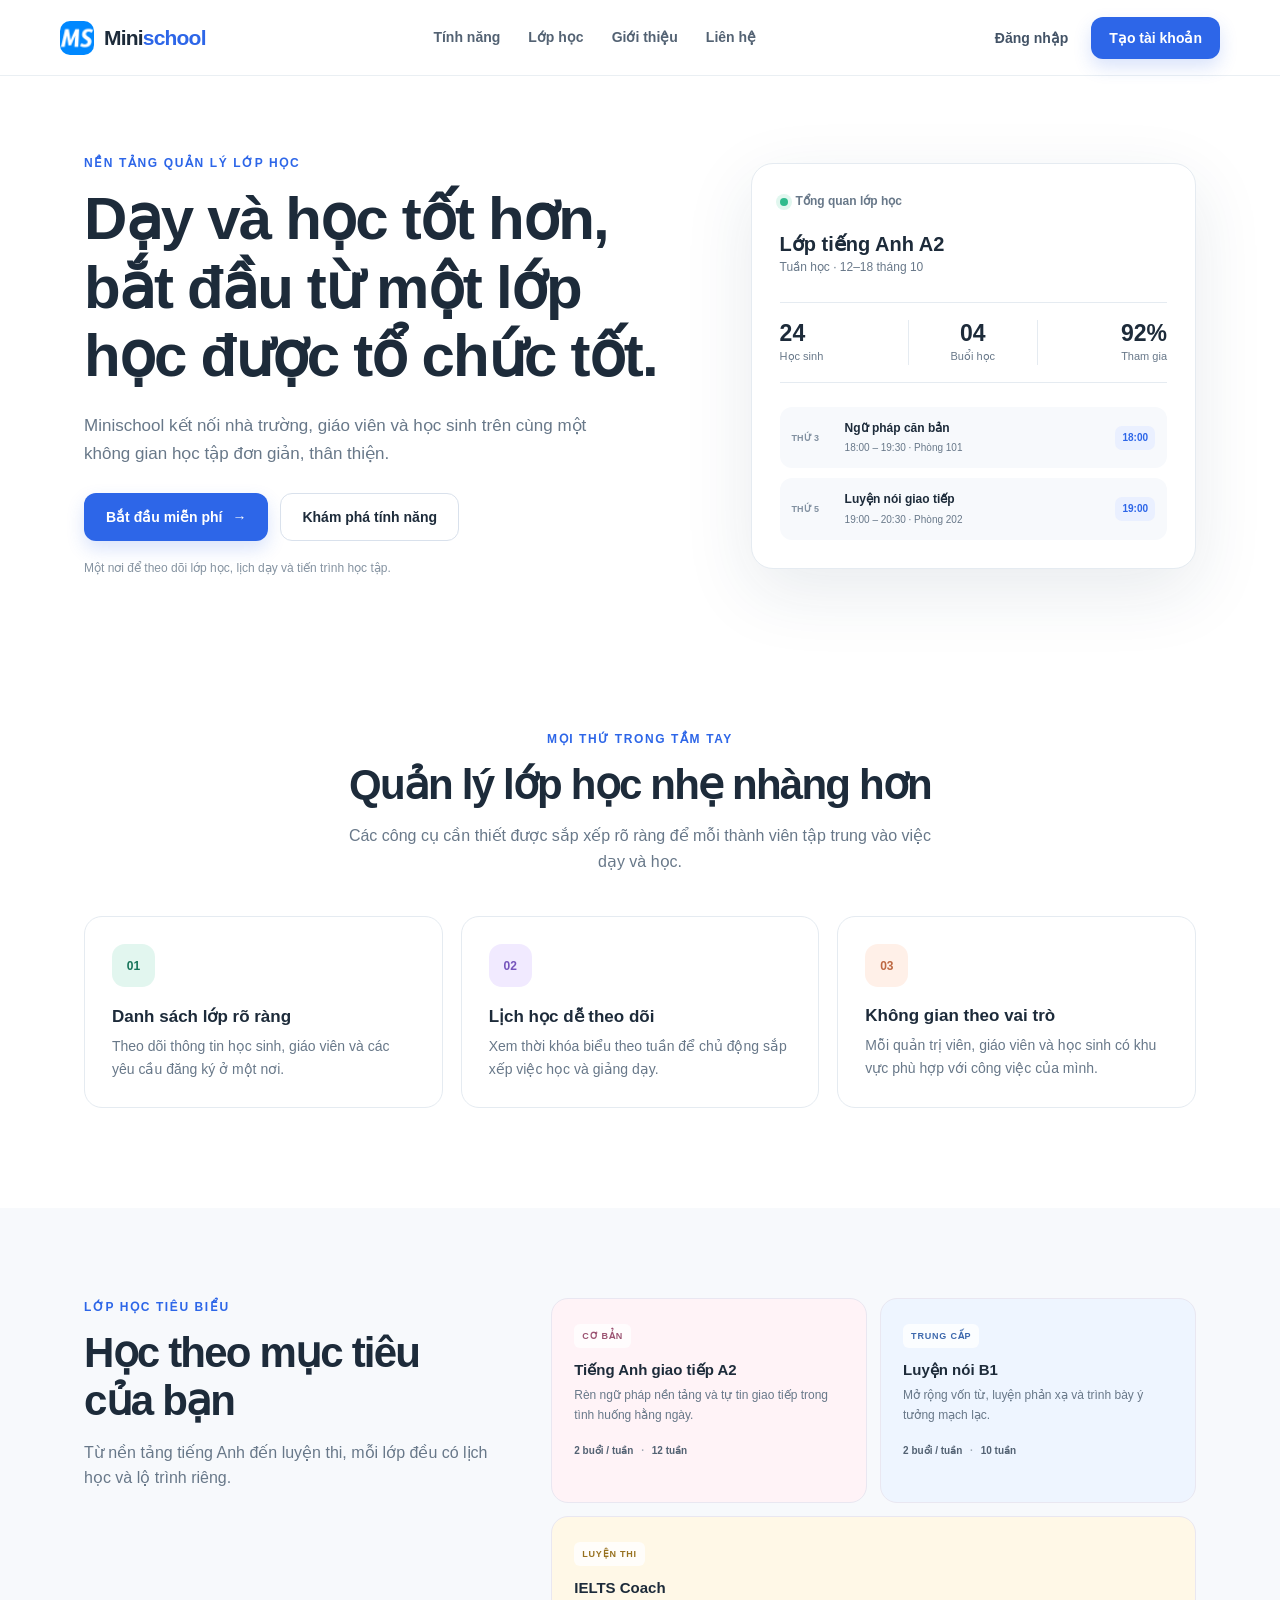
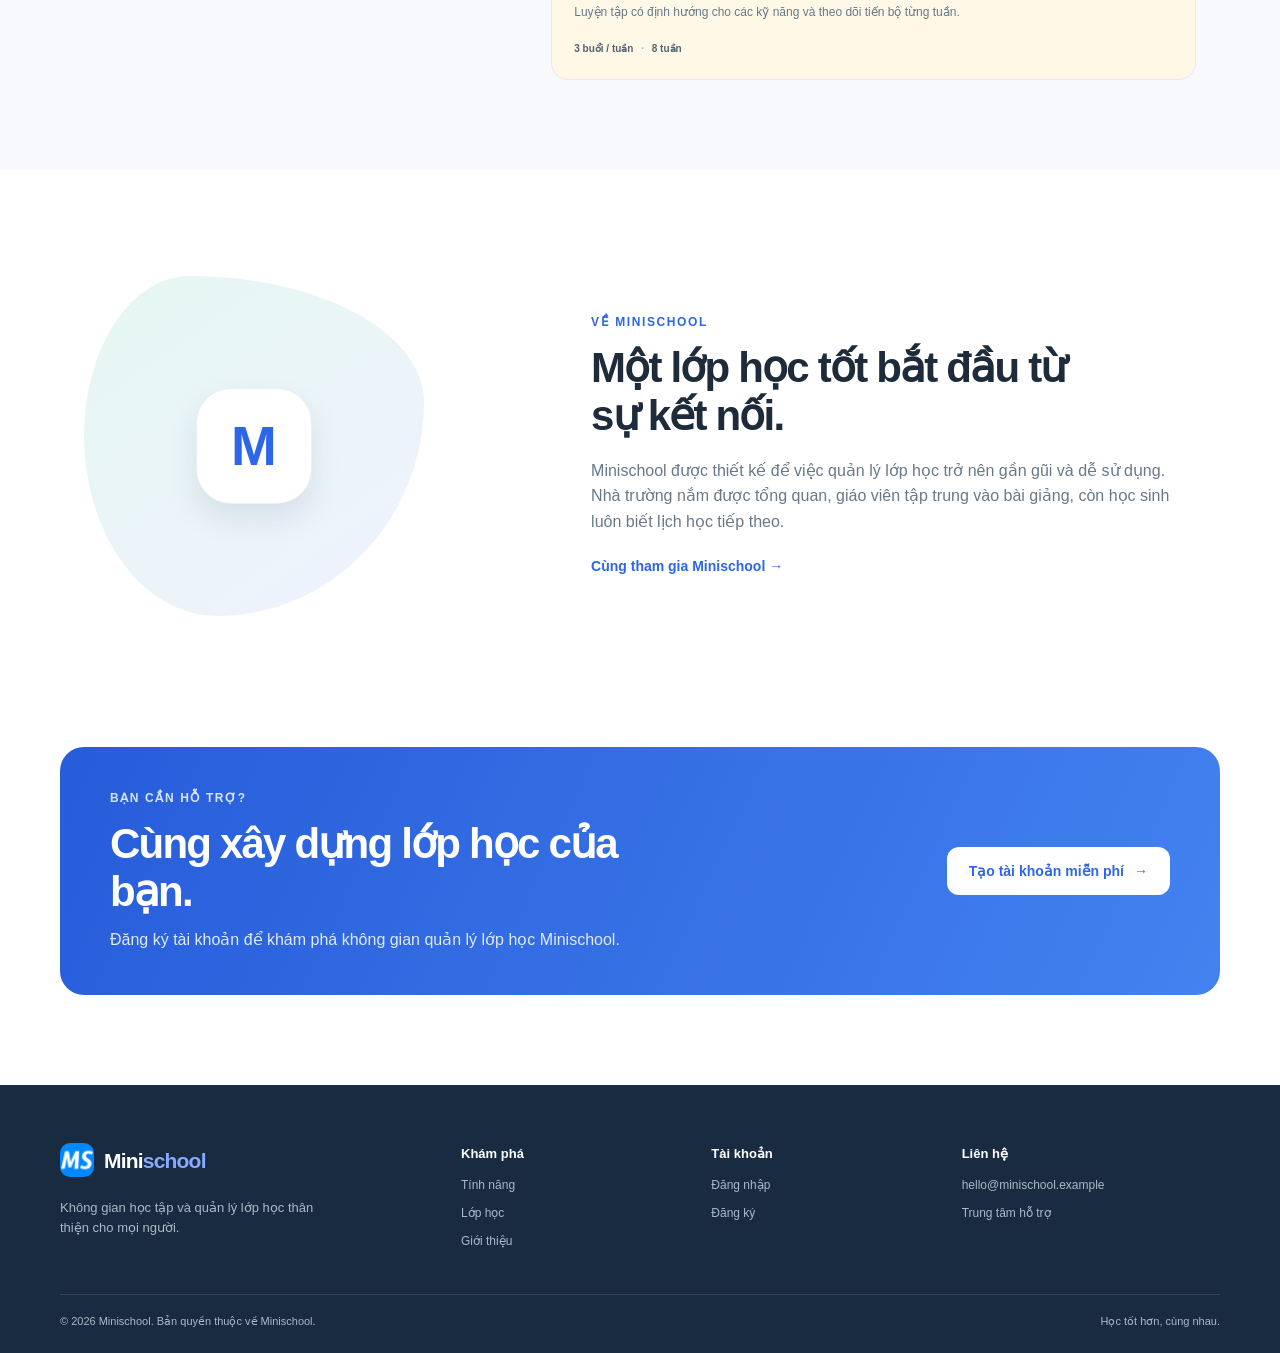
<file: index.html>
<!DOCTYPE html>
<html lang="vi">
<head>
  <meta charset="UTF-8">
  <meta name="viewport" content="width=device-width, initial-scale=1.0">
  <meta name="description" content="Minischool giúp nhà trường quản lý lớp học, lịch học, giáo viên và học sinh dễ dàng hơn.">
  <title>Minischool | Quản lý lớp học dễ dàng</title>
  <link rel="icon" href="image/Favicon/favicon-32x32.png" type="image/png">
  <link rel="stylesheet" href="style.css">
</head>
<body>
  <header class="site-header">
    <a class="brand" href="index.html" aria-label="Minischool, về trang chủ">
      <img src="image/Favicon/favicon-32x32.png" alt="" width="32" height="32">
      <span>Mini<span class="brand__accent">school</span></span>
    </a>
    <nav class="site-nav" aria-label="Điều hướng chính">
      <a href="#tinh-nang">Tính năng</a>
      <a href="#khoa-hoc">Lớp học</a>
      <a href="#gioi-thieu">Giới thiệu</a>
      <a href="#lien-he">Liên hệ</a>
    </nav>
    <div class="header-actions">
      <a class="button button--text" href="login-register/login.html">Đăng nhập</a>
      <a class="button button--primary button--small" href="login-register/register.html">Tạo tài khoản</a>
    </div>
  </header>

  <main>
    <section class="hero" id="trang-chu" aria-labelledby="hero-title">
      <div class="hero__content">
        <p class="eyebrow">Nền tảng quản lý lớp học</p>
        <h1 id="hero-title">Dạy và học tốt hơn, bắt đầu từ một lớp học được tổ chức tốt.</h1>
        <p class="hero__summary">Minischool kết nối nhà trường, giáo viên và học sinh trên cùng một không gian học tập đơn giản, thân thiện.</p>
        <div class="hero__actions">
          <a class="button button--primary" href="login-register/register.html">Bắt đầu miễn phí <span aria-hidden="true">→</span></a>
          <a class="button button--outline" href="#tinh-nang">Khám phá tính năng</a>
        </div>
        <p class="hero__note">Một nơi để theo dõi lớp học, lịch dạy và tiến trình học tập.</p>
      </div>
      <aside class="hero-card" aria-label="Tổng quan lớp học mẫu">
        <div class="hero-card__topline"><span class="status-dot"></span> Tổng quan lớp học</div>
        <h2>Lớp tiếng Anh A2</h2>
        <p class="muted">Tuần học · 12–18 tháng 10</p>
        <div class="hero-card__stats">
          <div><strong>24</strong><span>Học sinh</span></div>
          <div><strong>04</strong><span>Buổi học</span></div>
          <div><strong>92%</strong><span>Tham gia</span></div>
        </div>
        <div class="schedule-preview">
          <div><span class="schedule-preview__day">THỨ 3</span><span><strong>Ngữ pháp căn bản</strong><small>18:00 – 19:30 · Phòng 101</small></span><span class="schedule-preview__badge">18:00</span></div>
          <div><span class="schedule-preview__day">THỨ 5</span><span><strong>Luyện nói giao tiếp</strong><small>19:00 – 20:30 · Phòng 202</small></span><span class="schedule-preview__badge">19:00</span></div>
        </div>
      </aside>
    </section>

    <section class="feature-section section-wrap" id="tinh-nang" aria-labelledby="feature-title">
      <div class="section-heading">
        <p class="eyebrow">Mọi thứ trong tầm tay</p>
        <h2 id="feature-title">Quản lý lớp học nhẹ nhàng hơn</h2>
        <p>Các công cụ cần thiết được sắp xếp rõ ràng để mỗi thành viên tập trung vào việc dạy và học.</p>
      </div>
      <div class="feature-grid">
        <article class="feature-card"><span class="feature-icon" aria-hidden="true">01</span><h3>Danh sách lớp rõ ràng</h3><p>Theo dõi thông tin học sinh, giáo viên và các yêu cầu đăng ký ở một nơi.</p></article>
        <article class="feature-card"><span class="feature-icon feature-icon--lavender" aria-hidden="true">02</span><h3>Lịch học dễ theo dõi</h3><p>Xem thời khóa biểu theo tuần để chủ động sắp xếp việc học và giảng dạy.</p></article>
        <article class="feature-card"><span class="feature-icon feature-icon--peach" aria-hidden="true">03</span><h3>Không gian theo vai trò</h3><p>Mỗi quản trị viên, giáo viên và học sinh có khu vực phù hợp với công việc của mình.</p></article>
      </div>
    </section>

    <section class="course-section" id="khoa-hoc" aria-labelledby="course-title">
      <div class="section-wrap course-section__inner">
        <div class="section-heading section-heading--left">
          <p class="eyebrow">Lớp học tiêu biểu</p>
          <h2 id="course-title">Học theo mục tiêu của bạn</h2>
          <p>Từ nền tảng tiếng Anh đến luyện thi, mỗi lớp đều có lịch học và lộ trình riêng.</p>
        </div>
        <div class="course-grid">
          <article class="course-card"><span class="course-card__tag">CƠ BẢN</span><h3>Tiếng Anh giao tiếp A2</h3><p>Rèn ngữ pháp nền tảng và tự tin giao tiếp trong tình huống hằng ngày.</p><span class="course-card__meta">2 buổi / tuần <span>·</span> 12 tuần</span></article>
          <article class="course-card course-card--blue"><span class="course-card__tag">TRUNG CẤP</span><h3>Luyện nói B1</h3><p>Mở rộng vốn từ, luyện phản xạ và trình bày ý tưởng mạch lạc.</p><span class="course-card__meta">2 buổi / tuần <span>·</span> 10 tuần</span></article>
          <article class="course-card course-card--yellow"><span class="course-card__tag">LUYỆN THI</span><h3>IELTS Coach</h3><p>Luyện tập có định hướng cho các kỹ năng và theo dõi tiến bộ từng tuần.</p><span class="course-card__meta">3 buổi / tuần <span>·</span> 8 tuần</span></article>
        </div>
      </div>
    </section>

    <section class="about-section section-wrap" id="gioi-thieu" aria-labelledby="about-title">
      <div class="about-mark" aria-hidden="true"><span>M</span></div>
      <div><p class="eyebrow">Về Minischool</p><h2 id="about-title">Một lớp học tốt bắt đầu từ sự kết nối.</h2><p>Minischool được thiết kế để việc quản lý lớp học trở nên gần gũi và dễ sử dụng. Nhà trường nắm được tổng quan, giáo viên tập trung vào bài giảng, còn học sinh luôn biết lịch học tiếp theo.</p><a class="text-link" href="login-register/register.html">Cùng tham gia Minischool <span aria-hidden="true">→</span></a></div>
    </section>

    <section class="contact-section" id="lien-he" aria-labelledby="contact-title">
      <div class="section-wrap contact-card">
        <div><p class="eyebrow">Bạn cần hỗ trợ?</p><h2 id="contact-title">Cùng xây dựng lớp học của bạn.</h2><p>Đăng ký tài khoản để khám phá không gian quản lý lớp học Minischool.</p></div>
        <a class="button button--light" href="login-register/register.html">Tạo tài khoản miễn phí <span aria-hidden="true">→</span></a>
      </div>
    </section>
  </main>

  <footer class="site-footer">
    <div class="site-footer__main">
      <div class="footer-brand"><a class="brand brand--footer" href="index.html"><img src="image/Favicon/favicon-32x32.png" alt="" width="32" height="32"><span>Mini<span class="brand__accent">school</span></span></a><p>Không gian học tập và quản lý lớp học thân thiện cho mọi người.</p></div>
      <div><h2>Khám phá</h2><ul><li><a href="#tinh-nang">Tính năng</a></li><li><a href="#khoa-hoc">Lớp học</a></li><li><a href="#gioi-thieu">Giới thiệu</a></li></ul></div>
      <div><h2>Tài khoản</h2><ul><li><a href="login-register/login.html">Đăng nhập</a></li><li><a href="login-register/register.html">Đăng ký</a></li></ul></div>
      <div><h2>Liên hệ</h2><ul><li><a href="mailto:hello@minischool.example">hello@minischool.example</a></li><li><a href="#lien-he">Trung tâm hỗ trợ</a></li></ul></div>
    </div>
    <div class="site-footer__bottom"><span>© 2026 Minischool. Bản quyền thuộc về Minischool.</span><span>Học tốt hơn, cùng nhau.</span></div>
  </footer>
  <script src="script.js" defer></script>
</body>
</html>
</file>
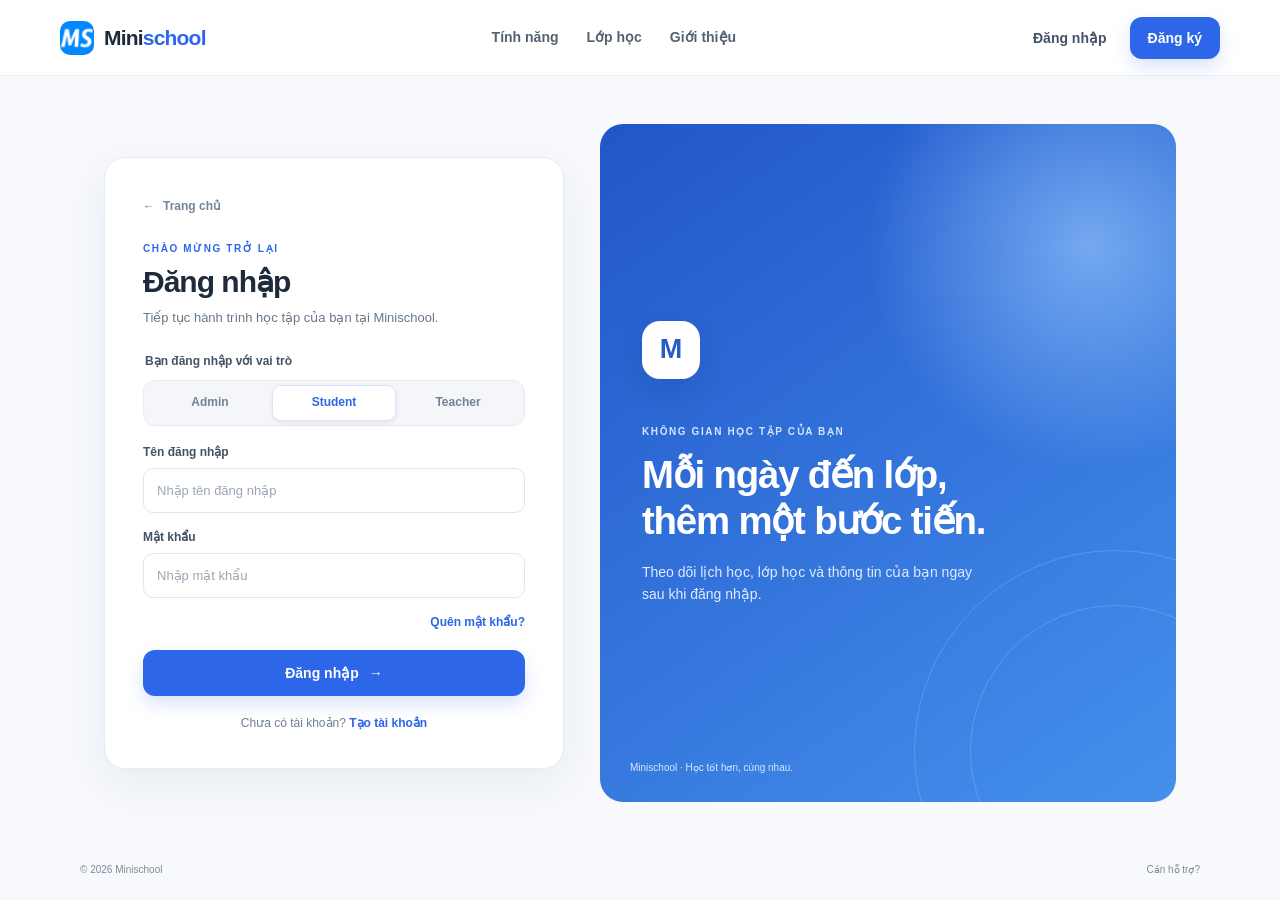
<file: dashboard.html>
<!DOCTYPE html>
<html lang="vi">
<head>
  <meta charset="UTF-8">
  <meta name="viewport" content="width=device-width, initial-scale=1.0">
  <meta name="robots" content="noindex">
  <title>Đang mở bảng điều khiển | Minischool</title>
</head>
<body data-role="router">
  <main><p>Đang mở không gian Minischool…</p><p>Nếu trang không tự chuyển, <a href="login-register/login.html">hãy đăng nhập</a>.</p></main>
  <script src="dashboard.js" defer></script>
</body>
</html>
</file>
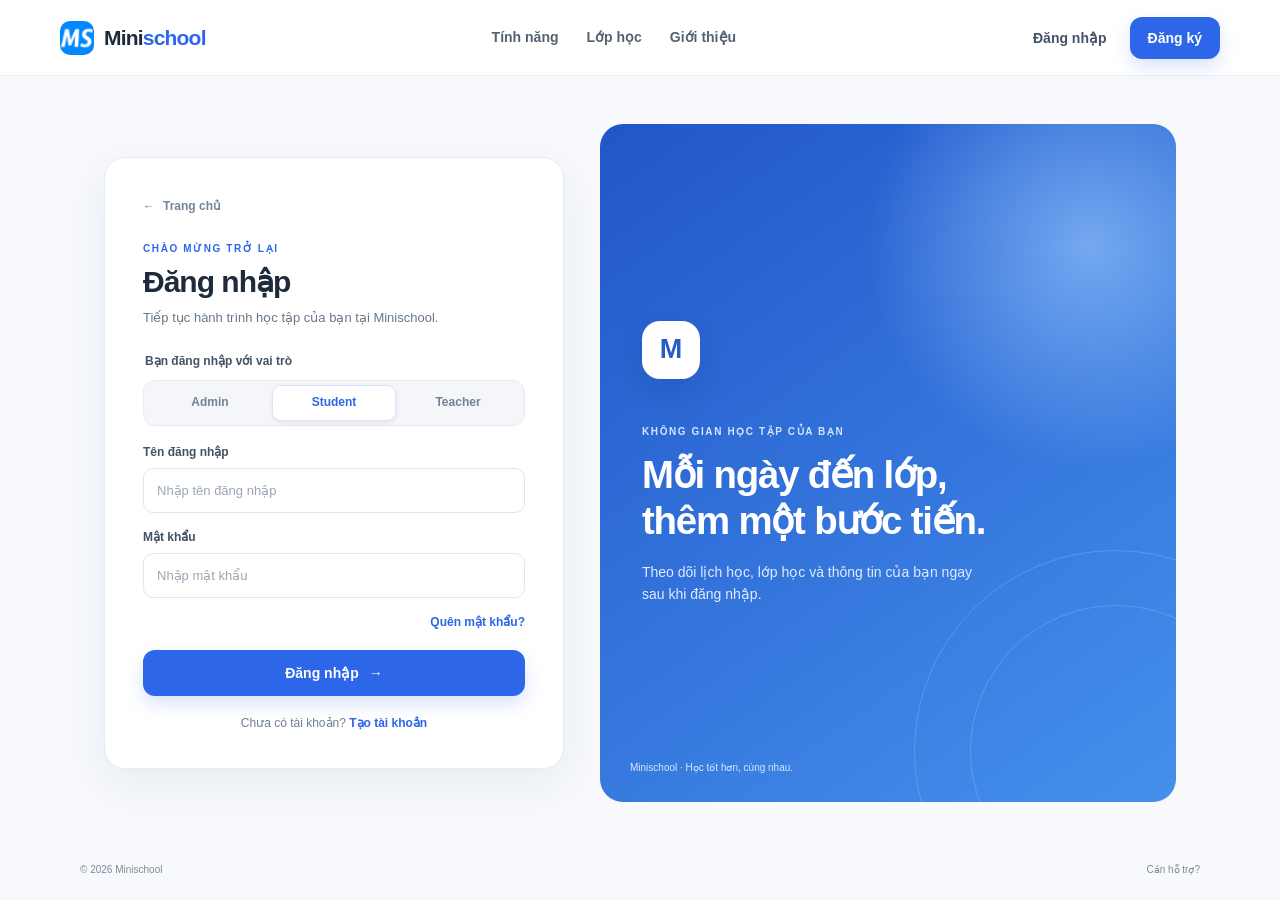
<file: admin/admin.html>
<!DOCTYPE html>
<html lang="vi">
<head>
  <meta charset="UTF-8">
  <meta name="viewport" content="width=device-width, initial-scale=1.0">
  <meta name="description" content="Khu vực quản trị Minischool.">
  <title>Quản trị | Minischool</title>
  <link rel="icon" href="../image/Favicon/favicon-32x32.png" type="image/png">
  <link rel="stylesheet" href="../dashboard.css">
</head>
<body class="dashboard-page" data-role="admin">
  <aside class="sidebar">
    <a class="dashboard-brand" href="../index.html"><img src="../image/Favicon/favicon-32x32.png" alt="" width="34" height="34"><span>Mini<span>school</span></span></a>
    <p class="sidebar-label">QUẢN LÝ</p>
    <nav aria-label="Điều hướng quản trị"><ul class="sidebar-menu" id="menu"></ul></nav>
    <div class="sidebar-footer"><span class="sidebar-footer__dot"></span> Không gian quản trị</div>
  </aside>
  <div class="dashboard-shell">
    <header class="topbar"><div><p class="topbar__eyebrow">MINISCHOOL / QUẢN TRỊ</p><h1 class="topbar__title">Bảng điều khiển</h1></div><div class="topbar__account"><div class="account-avatar" aria-hidden="true">A</div><div class="account-copy"><strong id="uname"></strong><span id="urole"></span></div><button class="button button--quiet" id="logout" type="button">Đăng xuất</button></div></header>
    <main class="dashboard-content" id="view" tabindex="-1"></main>
  </div>
  <script src="../db.js" defer></script>
  <script src="../dashboard.js" defer></script>
</body>
</html>
</file>
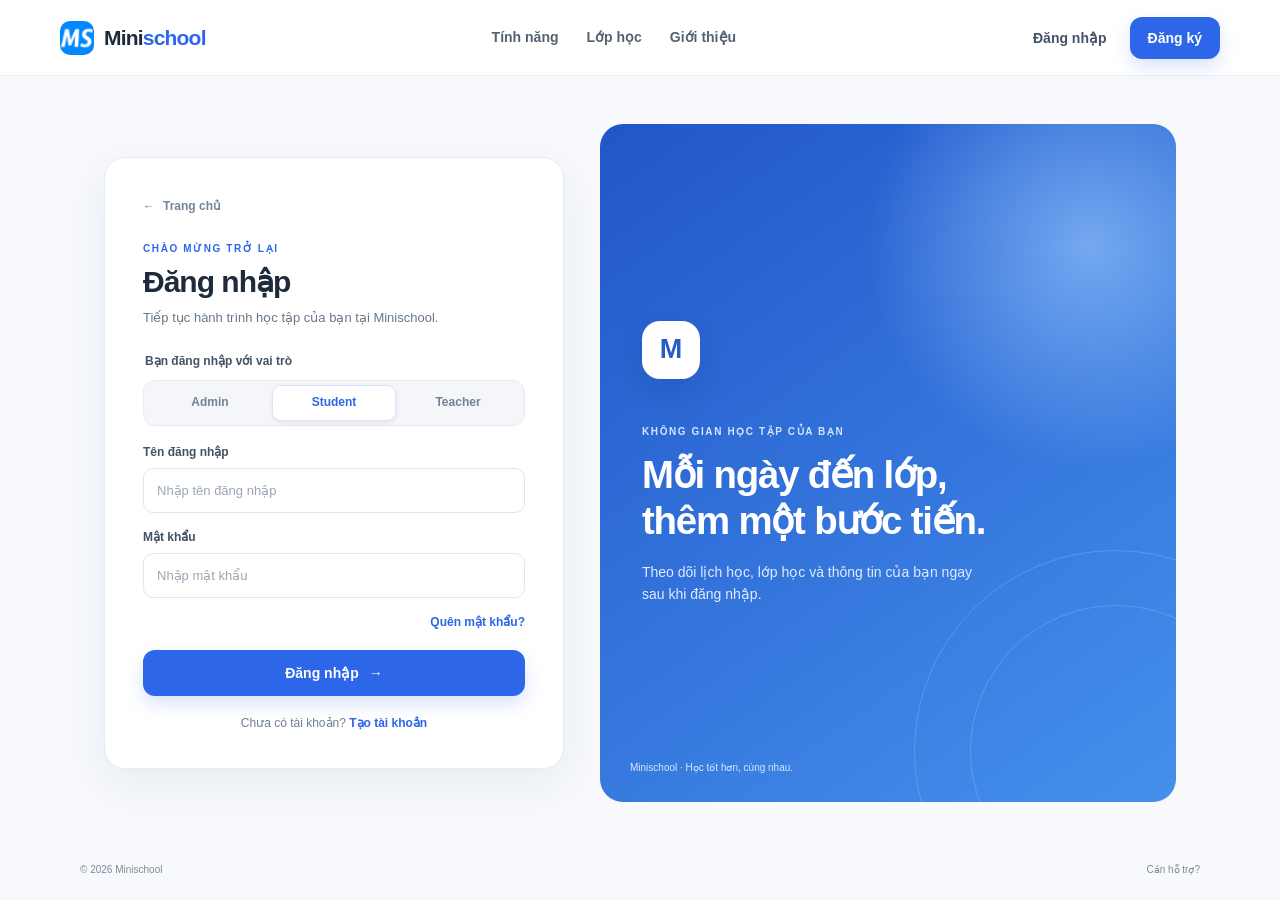
<file: login-register/login.html>
<!DOCTYPE html>
<html lang="vi">
<head>
  <meta charset="UTF-8">
  <meta name="viewport" content="width=device-width, initial-scale=1.0">
  <meta name="description" content="Đăng nhập vào không gian học tập Minischool.">
  <title>Đăng nhập | Minischool</title>
  <link rel="icon" href="../image/Favicon/favicon-32x32.png" type="image/png">
  <link rel="stylesheet" href="../style.css">
  <link rel="stylesheet" href="login-register.css">
</head>
<body class="auth-page">
  <header class="site-header">
    <a class="brand" href="../index.html" aria-label="Minischool, về trang chủ"><img src="../image/Favicon/favicon-32x32.png" alt="" width="32" height="32"><span>Mini<span class="brand__accent">school</span></span></a>
    <nav class="site-nav" aria-label="Điều hướng chính"><a href="../index.html#tinh-nang">Tính năng</a><a href="../index.html#khoa-hoc">Lớp học</a><a href="../index.html#gioi-thieu">Giới thiệu</a></nav>
    <div class="header-actions"><a class="button button--text" href="login.html" aria-current="page">Đăng nhập</a><a class="button button--primary button--small" href="register.html">Đăng ký</a></div>
  </header>

  <main class="auth-main">
    <section class="auth-card" aria-labelledby="login-title">
      <a class="auth-back-link" href="../index.html">← <span>Trang chủ</span></a>
      <div class="auth-intro"><p class="eyebrow">Chào mừng trở lại</p><h1 id="login-title">Đăng nhập</h1><p>Tiếp tục hành trình học tập của bạn tại Minischool.</p></div>
      <form class="auth-form" id="loginForm" novalidate>
        <fieldset class="role-fieldset">
          <legend>Bạn đăng nhập với vai trò</legend>
          <div class="roles" data-selected-role="student" aria-label="Chọn vai trò đăng nhập">
            <span class="roles__indicator" aria-hidden="true"></span>
            <label class="role-option" for="role-admin"><input class="visually-hidden" id="role-admin" type="radio" name="role" value="admin"><span>Admin</span></label>
            <label class="role-option" for="role-student"><input class="visually-hidden" id="role-student" type="radio" name="role" value="student" checked><span>Student</span></label>
            <label class="role-option" for="role-teacher"><input class="visually-hidden" id="role-teacher" type="radio" name="role" value="teacher"><span>Teacher</span></label>
          </div>
        </fieldset>
        <div class="field-group"><label for="login-username">Tên đăng nhập</label><input id="login-username" name="username" type="text" autocomplete="username" placeholder="Nhập tên đăng nhập" required></div>
        <div class="field-group"><label for="login-password">Mật khẩu</label><input id="login-password" name="password" type="password" autocomplete="current-password" placeholder="Nhập mật khẩu" required></div>
        <div class="auth-form__meta"><a class="text-link" href="#recovery" id="show-recovery">Quên mật khẩu?</a></div>
        <p class="form-message" id="login-message" role="alert" hidden></p>
        <button class="button button--primary auth-submit" type="submit">Đăng nhập <span aria-hidden="true">→</span></button>
      </form>
      <p class="auth-switch">Chưa có tài khoản? <a class="text-link" href="register.html">Tạo tài khoản</a></p>

      <section class="recovery-panel" id="recovery" aria-labelledby="recovery-title" hidden>
        <button class="recovery-close" id="hide-recovery" type="button" aria-label="Đóng phần khôi phục mật khẩu">×</button>
        <p class="eyebrow">Khôi phục tài khoản</p><h2 id="recovery-title">Đặt lại mật khẩu</h2>
        <p class="recovery-panel__description">Nhập tên đăng nhập và email đã đăng ký để tạo mật khẩu mới cho tài khoản demo.</p>
        <form class="auth-form" id="recoveryForm" novalidate>
          <div class="field-group"><label for="recovery-username">Tên đăng nhập</label><input id="recovery-username" name="username" type="text" autocomplete="username" required></div>
          <div class="field-group"><label for="recovery-email">Email tài khoản</label><input id="recovery-email" name="email" type="email" autocomplete="email" required></div>
          <div class="field-group"><label for="recovery-password">Mật khẩu mới</label><input id="recovery-password" name="newPassword" type="password" autocomplete="new-password" minlength="6" required></div>
          <p class="form-message" id="recovery-message" role="status" hidden></p>
          <button class="button button--primary auth-submit" type="submit">Cập nhật mật khẩu</button>
        </form>
      </section>
    </section>
    <aside class="auth-aside" aria-label="Giới thiệu Minischool"><div class="auth-aside__content"><span class="auth-aside__mark" aria-hidden="true">M</span><p class="eyebrow">Không gian học tập của bạn</p><h2>Mỗi ngày đến lớp, thêm một bước tiến.</h2><p>Theo dõi lịch học, lớp học và thông tin của bạn ngay sau khi đăng nhập.</p></div><span class="auth-aside__caption">Minischool · Học tốt hơn, cùng nhau.</span></aside>
  </main>
  <footer class="auth-footer"><span>© 2026 Minischool</span><a href="mailto:hello@minischool.example">Cần hỗ trợ?</a></footer>
  <script src="../db.js" defer></script>
  <script src="login-register.js" defer></script>
</body>
</html>
</file>
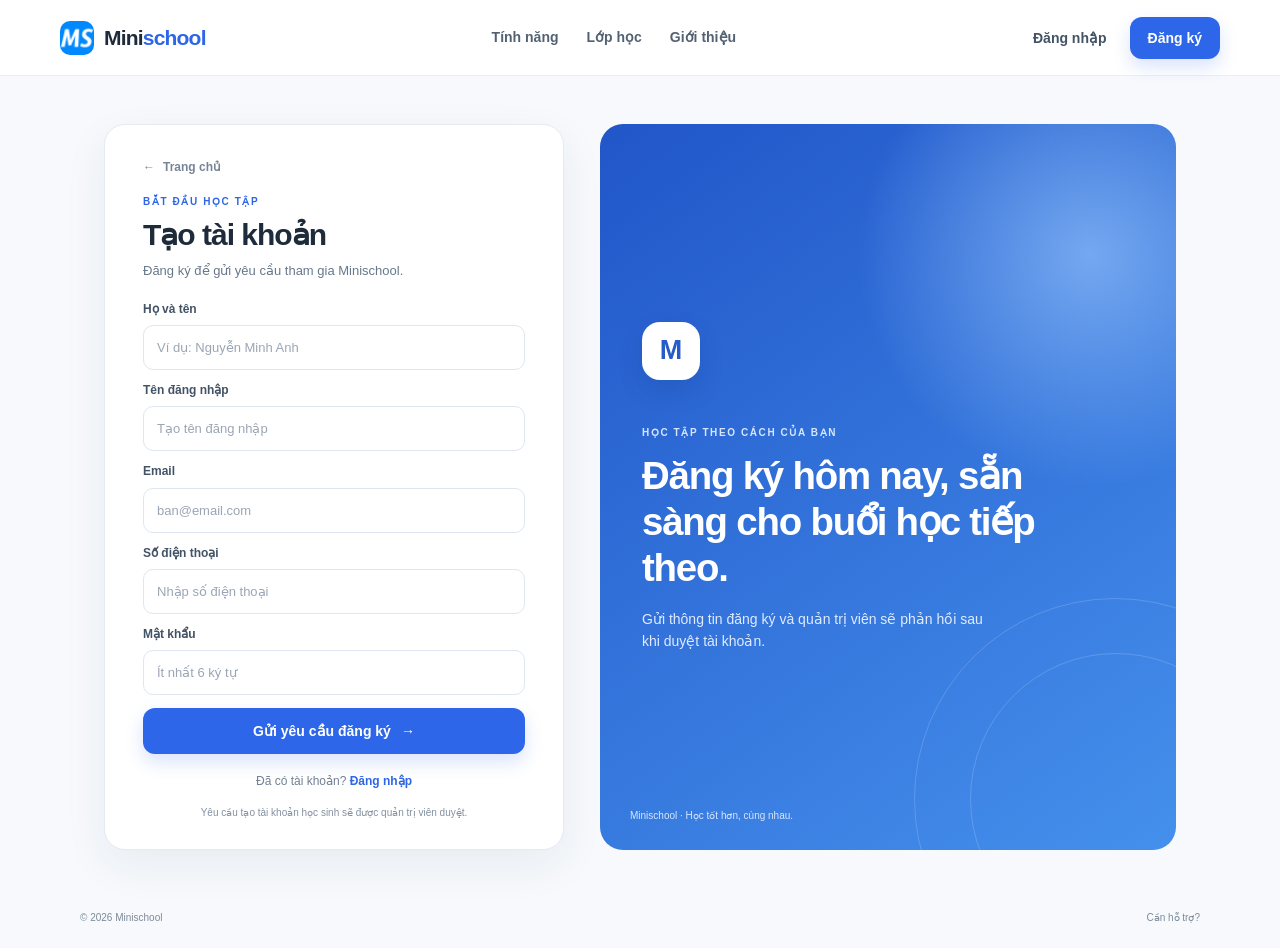
<file: login-register/register.html>
<!DOCTYPE html>
<html lang="vi">
<head>
  <meta charset="UTF-8">
  <meta name="viewport" content="width=device-width, initial-scale=1.0">
  <meta name="description" content="Tạo tài khoản học sinh Minischool.">
  <title>Đăng ký | Minischool</title>
  <link rel="icon" href="../image/Favicon/favicon-32x32.png" type="image/png">
  <link rel="stylesheet" href="../style.css">
  <link rel="stylesheet" href="login-register.css">
</head>
<body class="auth-page">
  <header class="site-header">
    <a class="brand" href="../index.html" aria-label="Minischool, về trang chủ"><img src="../image/Favicon/favicon-32x32.png" alt="" width="32" height="32"><span>Mini<span class="brand__accent">school</span></span></a>
    <nav class="site-nav" aria-label="Điều hướng chính"><a href="../index.html#tinh-nang">Tính năng</a><a href="../index.html#khoa-hoc">Lớp học</a><a href="../index.html#gioi-thieu">Giới thiệu</a></nav>
    <div class="header-actions"><a class="button button--text" href="login.html">Đăng nhập</a><a class="button button--primary button--small" href="register.html" aria-current="page">Đăng ký</a></div>
  </header>

  <main class="auth-main auth-main--register">
    <section class="auth-card" aria-labelledby="register-title">
      <a class="auth-back-link" href="../index.html">← <span>Trang chủ</span></a>
      <div class="auth-intro"><p class="eyebrow">Bắt đầu học tập</p><h1 id="register-title">Tạo tài khoản</h1><p>Đăng ký để gửi yêu cầu tham gia Minischool.</p></div>
      <form class="auth-form" id="registerForm" novalidate>
        <div class="field-group"><label for="register-name">Họ và tên</label><input id="register-name" name="name" type="text" autocomplete="name" placeholder="Ví dụ: Nguyễn Minh Anh" required></div>
        <div class="field-group"><label for="register-username">Tên đăng nhập</label><input id="register-username" name="username" type="text" autocomplete="username" placeholder="Tạo tên đăng nhập" required></div>
        <div class="field-group"><label for="register-email">Email</label><input id="register-email" name="email" type="email" autocomplete="email" placeholder="ban@email.com" required></div>
        <div class="field-group"><label for="register-phone">Số điện thoại</label><input id="register-phone" name="phone" type="tel" autocomplete="tel" placeholder="Nhập số điện thoại" required></div>
        <div class="field-group"><label for="register-password">Mật khẩu</label><input id="register-password" name="password" type="password" autocomplete="new-password" minlength="6" placeholder="Ít nhất 6 ký tự" required></div>
        <p class="form-message" id="register-message" role="alert" hidden></p>
        <button class="button button--primary auth-submit" type="submit">Gửi yêu cầu đăng ký <span aria-hidden="true">→</span></button>
      </form>
      <p class="auth-switch">Đã có tài khoản? <a class="text-link" href="login.html">Đăng nhập</a></p>
      <p class="auth-footnote">Yêu cầu tạo tài khoản học sinh sẽ được quản trị viên duyệt.</p>
    </section>
    <aside class="auth-aside auth-aside--register" aria-label="Giới thiệu Minischool"><div class="auth-aside__content"><span class="auth-aside__mark" aria-hidden="true">M</span><p class="eyebrow">Học tập theo cách của bạn</p><h2>Đăng ký hôm nay, sẵn sàng cho buổi học tiếp theo.</h2><p>Gửi thông tin đăng ký và quản trị viên sẽ phản hồi sau khi duyệt tài khoản.</p></div><span class="auth-aside__caption">Minischool · Học tốt hơn, cùng nhau.</span></aside>
  </main>
  <footer class="auth-footer"><span>© 2026 Minischool</span><a href="mailto:hello@minischool.example">Cần hỗ trợ?</a></footer>
  <script src="../db.js" defer></script>
  <script src="login-register.js" defer></script>
</body>
</html>
</file>
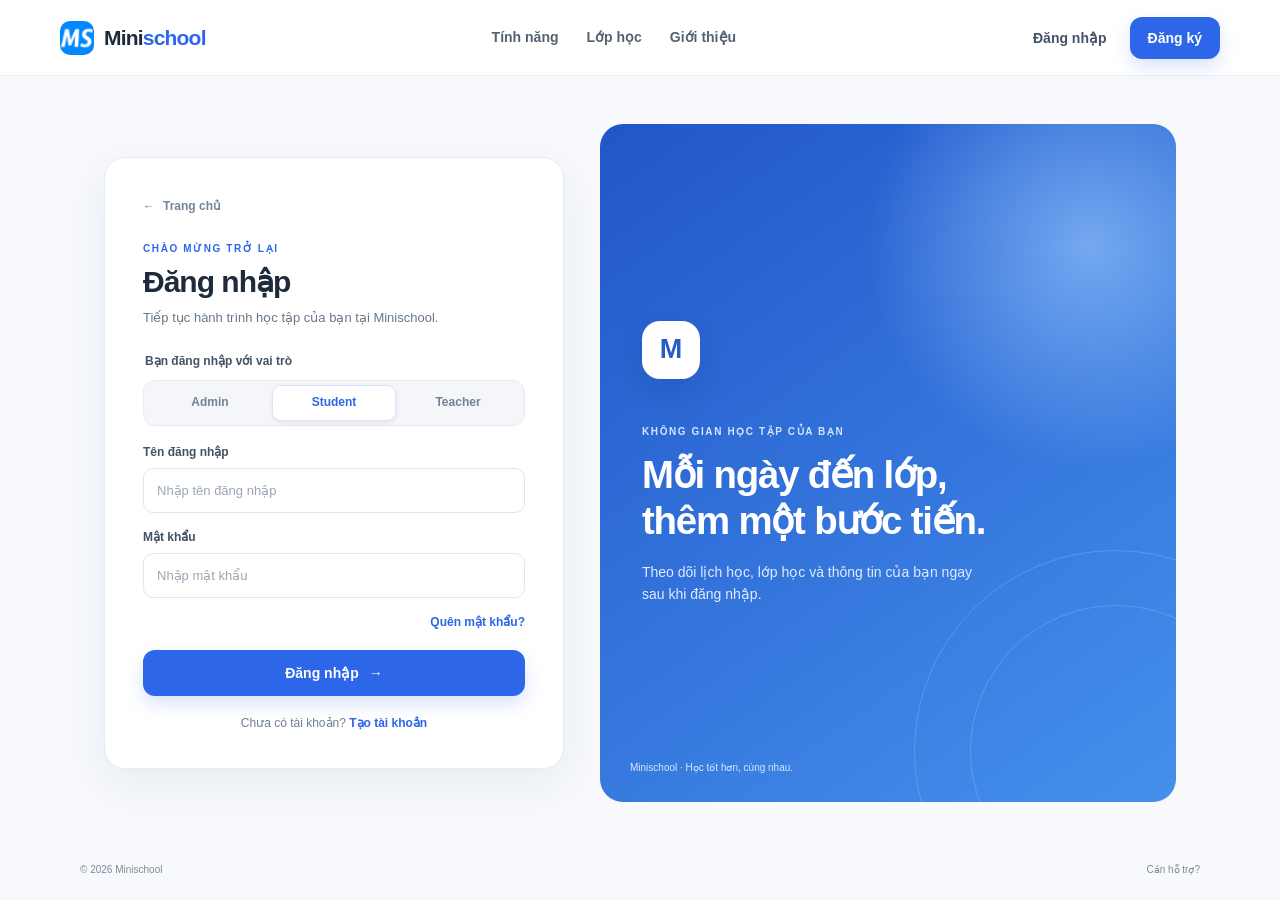
<file: student/student.html>
<!DOCTYPE html>
<html lang="vi">
<head>
  <meta charset="UTF-8">
  <meta name="viewport" content="width=device-width, initial-scale=1.0">
  <meta name="description" content="Không gian học tập Minischool dành cho học sinh.">
  <title>Học sinh | Minischool</title>
  <link rel="icon" href="../image/Favicon/favicon-32x32.png" type="image/png">
  <link rel="stylesheet" href="../dashboard.css">
</head>
<body class="dashboard-page" data-role="student">
  <aside class="sidebar">
    <a class="dashboard-brand" href="../index.html"><img src="../image/Favicon/favicon-32x32.png" alt="" width="34" height="34"><span>Mini<span>school</span></span></a>
    <p class="sidebar-label">HỌC TẬP</p>
    <nav aria-label="Điều hướng học sinh"><ul class="sidebar-menu" id="menu"></ul></nav>
    <div class="sidebar-footer"><span class="sidebar-footer__dot"></span> Không gian học sinh</div>
  </aside>
  <div class="dashboard-shell">
    <header class="topbar"><div><p class="topbar__eyebrow">MINISCHOOL / HỌC SINH</p><h1 class="topbar__title">Bảng điều khiển</h1></div><div class="topbar__account"><div class="account-avatar account-avatar--student" aria-hidden="true">S</div><div class="account-copy"><strong id="uname"></strong><span id="urole"></span></div><button class="button button--quiet" id="logout" type="button">Đăng xuất</button></div></header>
    <main class="dashboard-content" id="view" tabindex="-1"></main>
  </div>
  <script src="../db.js" defer></script>
  <script src="../dashboard.js" defer></script>
</body>
</html>
</file>
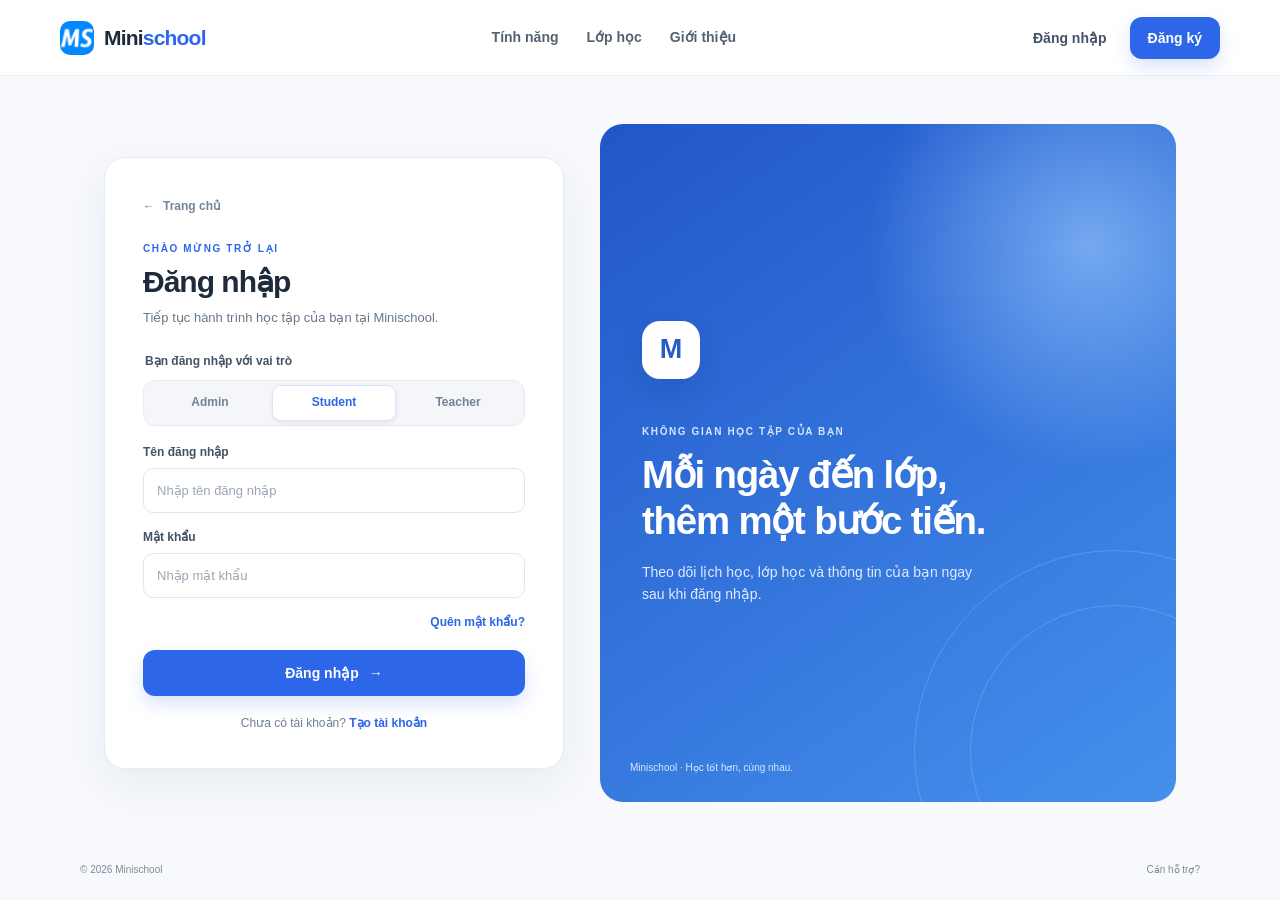
<file: teacher/teacher.html>
<!DOCTYPE html>
<html lang="vi">
<head>
  <meta charset="UTF-8">
  <meta name="viewport" content="width=device-width, initial-scale=1.0">
  <meta name="description" content="Không gian giảng dạy Minischool dành cho giáo viên.">
  <title>Giáo viên | Minischool</title>
  <link rel="icon" href="../image/Favicon/favicon-32x32.png" type="image/png">
  <link rel="stylesheet" href="../dashboard.css">
</head>
<body class="dashboard-page" data-role="teacher">
  <aside class="sidebar">
    <a class="dashboard-brand" href="../index.html"><img src="../image/Favicon/favicon-32x32.png" alt="" width="34" height="34"><span>Mini<span>school</span></span></a>
    <p class="sidebar-label">GIẢNG DẠY</p>
    <nav aria-label="Điều hướng giáo viên"><ul class="sidebar-menu" id="menu"></ul></nav>
    <div class="sidebar-footer"><span class="sidebar-footer__dot"></span> Không gian giáo viên</div>
  </aside>
  <div class="dashboard-shell">
    <header class="topbar"><div><p class="topbar__eyebrow">MINISCHOOL / GIÁO VIÊN</p><h1 class="topbar__title">Bảng điều khiển</h1></div><div class="topbar__account"><div class="account-avatar account-avatar--teacher" aria-hidden="true">T</div><div class="account-copy"><strong id="uname"></strong><span id="urole"></span></div><button class="button button--quiet" id="logout" type="button">Đăng xuất</button></div></header>
    <main class="dashboard-content" id="view" tabindex="-1"></main>
  </div>
  <script src="../db.js" defer></script>
  <script src="../dashboard.js" defer></script>
</body>
</html>
</file>
<file: style.css>
:root {
  color-scheme: light;
  --color-ink: #1d2b3a;
  --color-muted: #687889;
  --color-primary: #2d66e8;
  --color-primary-dark: #1f50c2;
  --color-mint: #e6f7f2;
  --color-border: #e5ebf1;
  --color-surface: #ffffff;
  --color-canvas: #f7f9fc;
  --font-body: 'Segoe UI', Arial, sans-serif;
  --font-heading: 'Segoe UI', Arial, sans-serif;
  --content-width: 1160px;
}

* { box-sizing: border-box; }
html { scroll-behavior: smooth; scroll-padding-top: 88px; }
body { margin: 0; color: var(--color-ink); background: var(--color-surface); font-family: var(--font-body); line-height: 1.6; }
a { color: inherit; text-decoration: none; }
a:focus-visible, button:focus-visible { outline: 3px solid #ffb84d; outline-offset: 3px; }
img { max-width: 100%; }
.site-header { position: sticky; top: 0; z-index: 10; min-height: 76px; padding: 12px max(24px, calc((100vw - var(--content-width)) / 2)); display: flex; align-items: center; justify-content: space-between; gap: 28px; background: rgba(255,255,255,.96); border-bottom: 1px solid rgba(229,235,241,.8); backdrop-filter: blur(14px); }
.brand { display: inline-flex; align-items: center; gap: 10px; flex: 0 0 auto; font: 800 21px/1 var(--font-heading); letter-spacing: -.8px; }
.brand img { width: 34px; height: 34px; border-radius: 10px; }
.brand__accent { color: var(--color-primary); }
.site-nav, .header-actions { display: flex; align-items: center; gap: 28px; }
.site-nav a { color: #536273; font-size: 14px; font-weight: 600; transition: color .18s ease; }
.site-nav a.is-current { color: var(--color-primary); }
.site-nav a:hover { color: var(--color-primary); }
.header-actions { gap: 12px; }
.button { min-height: 48px; display: inline-flex; align-items: center; justify-content: center; gap: 10px; padding: 0 21px; border: 1px solid transparent; border-radius: 12px; font: 700 14px var(--font-body); transition: transform .18s ease, background-color .18s ease, box-shadow .18s ease; cursor: pointer; }
.button:hover { transform: translateY(-1px); }
.button--primary { color: #fff; background: var(--color-primary); box-shadow: 0 8px 18px rgba(45,102,232,.18); }
.button--primary:hover { background: var(--color-primary-dark); box-shadow: 0 10px 24px rgba(45,102,232,.26); }
.button--small { min-height: 42px; padding: 0 17px; }
.button--text { min-height: 42px; padding: 0 10px; color: #435366; }
.button--text:hover { color: var(--color-primary); }
.button--outline { color: var(--color-ink); border-color: #d9e1ec; background: rgba(255,255,255,.8); }
.button--outline:hover { border-color: #a9c1f2; background: white; }
.button--light { color: var(--color-primary); background: white; }
.button--light:hover { background: #eff4ff; }
.hero { max-width: var(--content-width); min-height: 580px; margin: 0 auto; padding: 78px 24px 88px; display: grid; grid-template-columns: minmax(0,1.15fr) minmax(370px,.85fr); align-items: center; gap: 64px; }
.eyebrow { margin: 0 0 12px; color: var(--color-primary); font-size: 12px; font-weight: 800; letter-spacing: 1.6px; text-transform: uppercase; }
.hero h1, .section-heading h2, .about-section h2, .contact-card h2 { margin: 0; font-family: var(--font-heading); font-weight: 800; letter-spacing: -1.8px; line-height: 1.14; }
.hero h1 { max-width: 640px; font-size: clamp(38px,5vw,60px); }
.hero__summary { max-width: 540px; margin: 22px 0 26px; color: var(--color-muted); font-size: 17px; }
.hero__actions { display: flex; flex-wrap: wrap; gap: 12px; }
.hero__note { margin: 18px 0 0; color: #8593a1; font-size: 12px; }
.hero-card { padding: 28px; border: 1px solid #e5ebf1; border-radius: 22px; background: white; box-shadow: 0 22px 70px rgba(33,55,86,.1); }
.hero-card__topline { display: flex; align-items: center; gap: 8px; color: #687889; font-size: 12px; font-weight: 700; }
.status-dot { width: 8px; height: 8px; border-radius: 50%; background: #30bb8d; box-shadow: 0 0 0 4px #e1f7ef; }
.hero-card h2 { margin: 21px 0 2px; font: 800 20px var(--font-heading); }
.muted { color: var(--color-muted); }
.hero-card > .muted { margin: 0; font-size: 12px; }
.hero-card__stats { margin: 24px 0; padding: 17px 0; display: grid; grid-template-columns: repeat(3,1fr); border-top: 1px solid var(--color-border); border-bottom: 1px solid var(--color-border); }
.hero-card__stats div { display: grid; gap: 1px; text-align: center; border-right: 1px solid var(--color-border); }
.hero-card__stats div:first-child { text-align: left; }
.hero-card__stats div:last-child { border: 0; text-align: right; }
.hero-card__stats strong { font: 800 23px var(--font-heading); }
.hero-card__stats span { color: var(--color-muted); font-size: 11px; }
.schedule-preview { display: grid; gap: 10px; }
.schedule-preview > div { min-width: 0; padding: 12px; display: grid; grid-template-columns: 43px 1fr auto; align-items: center; gap: 10px; border-radius: 12px; background: #f7f9fc; }
.schedule-preview__day { color: #8190a0; font-size: 9px; font-weight: 800; }
.schedule-preview strong, .schedule-preview small { display: block; }
.schedule-preview strong { font-size: 12px; }
.schedule-preview small { margin-top: 2px; color: var(--color-muted); font-size: 10px; }
.schedule-preview__badge { padding: 4px 7px; border-radius: 7px; color: var(--color-primary); background: #eaf0ff; font-size: 10px; font-weight: 700; }
.section-wrap { max-width: var(--content-width); margin: 0 auto; padding: 0 24px; }
.feature-section { padding-top: 64px; padding-bottom: 100px; }
.section-heading { max-width: 660px; margin: 0 auto 42px; text-align: center; }
.section-heading h2, .about-section h2, .contact-card h2 { font-size: clamp(30px,4vw,42px); }
.section-heading > p:last-child { max-width: 590px; margin: 14px auto 0; color: var(--color-muted); }
.feature-grid { display: grid; grid-template-columns: repeat(3,1fr); gap: 18px; }
.feature-card { padding: 27px; border: 1px solid var(--color-border); border-radius: 18px; background: white; transition: box-shadow .2s ease, transform .2s ease; }
.feature-card:hover { transform: translateY(-3px); box-shadow: 0 16px 34px rgba(33,55,86,.08); }
.feature-icon { width: 43px; height: 43px; display: grid; place-items: center; border-radius: 13px; color: #16745a; background: #e2f6ef; font: 800 12px var(--font-heading); }
.feature-icon--lavender { color: #7655bc; background: #f1eaff; }
.feature-icon--peach { color: #bd6842; background: #fff0e8; }
.feature-card h3, .course-card h3 { margin: 19px 0 8px; font: 800 17px var(--font-heading); }
.feature-card p, .course-card p { margin: 0; color: var(--color-muted); font-size: 14px; }
.course-section { padding: 90px 0; background: var(--color-canvas); }
.course-section__inner { display: grid; grid-template-columns: .78fr 1.22fr; align-items: start; gap: 55px; }
.section-heading--left { margin: 0; text-align: left; }
.section-heading--left > p:last-child { margin: 15px 0 0; }
.course-grid { display: grid; grid-template-columns: repeat(2,1fr); gap: 13px; }
.course-card { min-height: 205px; padding: 22px; border: 1px solid #e9e7f1; border-radius: 17px; background: #fff3f7; }
.course-card--blue { background: #eef5ff; }
.course-card--yellow { grid-column: span 2; min-height: auto; background: #fff8e7; }
.course-card__tag { display: inline-block; padding: 5px 8px; border-radius: 6px; color: #9c5473; background: rgba(255,255,255,.78); font-size: 9px; font-weight: 800; letter-spacing: .8px; }
.course-card--blue .course-card__tag { color: #3e69ad; }
.course-card--yellow .course-card__tag { color: #97711f; }
.course-card h3 { margin: 13px 0 7px; font-size: 15px; }
.course-card p { font-size: 12px; }
.course-card__meta { display: block; margin-top: 18px; color: #536273; font-size: 10px; font-weight: 700; }
.course-card__meta span { padding: 0 5px; color: #a1abb5; }
.about-section { padding-top: 106px; padding-bottom: 106px; display: grid; grid-template-columns: 1fr 1.4fr; align-items: center; gap: 75px; }
.about-mark { aspect-ratio: 1; max-width: 340px; display: grid; place-items: center; border-radius: 31% 69% 61% 39% / 47% 37% 63% 53%; background: linear-gradient(145deg,#e5f7f1,#eff2ff); }
.about-mark span { width: 116px; height: 116px; display: grid; place-items: center; border: 1px solid rgba(45,102,232,.1); border-radius: 35px; color: var(--color-primary); background: white; box-shadow: 0 15px 30px rgba(33,55,86,.1); font: 800 55px var(--font-heading); }
.about-section h2 { max-width: 520px; }
.about-section > div:last-child > p:not(.eyebrow) { max-width: 590px; margin: 18px 0; color: var(--color-muted); }
.text-link { color: var(--color-primary); font-size: 14px; font-weight: 800; }
.contact-section { padding: 25px 0 90px; }
.contact-card { min-height: 236px; padding: 42px 50px; display: flex; align-items: center; justify-content: space-between; gap: 35px; border-radius: 24px; color: white; background: linear-gradient(115deg,#275cda,#4382ef); }
.contact-card .eyebrow { color: #d5e4ff; }
.contact-card h2 { max-width: 590px; }
.contact-card p:last-child { margin: 12px 0 0; color: #e1eaff; }
.contact-card .button { flex: 0 0 auto; }
.site-footer { padding: 58px max(24px, calc((100vw - var(--content-width)) / 2)) 22px; color: #d7e1ed; background: #192b40; }
.site-footer__main { display: grid; grid-template-columns: 1.7fr 1fr 1fr 1.2fr; gap: 35px; padding-bottom: 42px; }
.brand--footer { color: white; }
.brand--footer .brand__accent { color: #87aaff; }
.footer-brand p { max-width: 265px; color: #aab8c8; font-size: 13px; }
.site-footer__main h2 { margin: 3px 0 15px; color: white; font: 700 13px var(--font-heading); }
.site-footer__main ul { margin: 0; padding: 0; display: grid; gap: 9px; list-style: none; }
.site-footer__main li, .site-footer__main a:not(.brand) { color: #aab8c8; font-size: 12px; }
.site-footer__main a:hover { color: white; }
.site-footer__bottom { padding-top: 18px; display: flex; justify-content: space-between; gap: 20px; border-top: 1px solid rgba(255,255,255,.12); color: #aab8c8; font-size: 11px; }

@media (max-width: 900px) {
  .site-header { gap: 15px; padding-right: 22px; padding-left: 22px; }
  .site-nav { gap: 16px; }
  .hero { gap: 32px; }
  .course-section__inner { grid-template-columns: 1fr; gap: 30px; }
  .section-heading--left { max-width: 650px; }
  .section-heading--left > p:last-child { max-width: 600px; }
}
@media (max-width: 680px) {
  html { scroll-padding-top: 120px; }
  .site-header { position: static; min-height: auto; padding: 14px 18px; flex-wrap: wrap; }
  .brand { font-size: 19px; }
  .site-nav { order: 3; width: 100%; justify-content: space-between; gap: 12px; overflow-x: auto; }
  .site-nav a { flex: 0 0 auto; font-size: 12px; }
  .header-actions { margin-left: auto; gap: 5px; }
  .header-actions .button--text { padding: 0 7px; font-size: 12px; }
  .header-actions .button--small { min-height: 38px; padding: 0 11px; font-size: 11px; }
  .hero { min-height: auto; padding: 59px 20px 67px; grid-template-columns: 1fr; gap: 37px; }
  .hero h1 { font-size: clamp(37px,11vw,52px); }
  .hero__summary { font-size: 15px; }
  .hero-card { padding: 22px 18px; }
  .feature-section { padding-top: 52px; padding-bottom: 68px; }
  .feature-grid { grid-template-columns: 1fr; }
  .feature-card { padding: 22px; }
  .course-section { padding: 65px 0; }
  .course-grid { grid-template-columns: 1fr; }
  .course-card--yellow { grid-column: auto; }
  .about-section { padding-top: 70px; padding-bottom: 65px; grid-template-columns: 1fr; gap: 36px; }
  .about-mark { width: min(70%,280px); margin: 0 auto; }
  .about-section h2, .section-heading h2, .contact-card h2 { font-size: 32px; }
  .contact-section { padding: 12px 0 64px; }
  .contact-card { padding: 30px 24px; align-items: flex-start; flex-direction: column; gap: 23px; }
  .site-footer { padding: 42px 22px 20px; }
  .site-footer__main { grid-template-columns: repeat(2,1fr); gap: 27px 20px; }
  .footer-brand { grid-column: span 2; }
  .site-footer__bottom { flex-direction: column; gap: 5px; }
}
@media (prefers-reduced-motion: reduce) {
  *, *::before, *::after { scroll-behavior: auto !important; transition-duration: .01ms !important; animation-duration: .01ms !important; }
}
</file>
<file: dashboard.css>
:root { --ink: #202c3b; --muted: #758397; --primary: #3569e8; --border: #e7ebf1; --canvas: #f6f8fb; --surface: #fff; --font-body: 'Segoe UI',Arial,sans-serif; --font-heading: 'Segoe UI',Arial,sans-serif; }
* { box-sizing: border-box; }
body { margin: 0; color: var(--ink); background: var(--canvas); font-family: var(--font-body); font-size: 14px; line-height: 1.5; }
button, input { font: inherit; }
a { color: inherit; text-decoration: none; }
:focus-visible { outline: 3px solid #ffb84d; outline-offset: 3px; }
.dashboard-page { min-height: 100vh; display: grid; grid-template-columns: 238px minmax(0,1fr); }
.sidebar { position: sticky; top: 0; height: 100vh; padding: 26px 17px 18px; display: flex; flex-direction: column; color: #dbe6f4; background: #1b2d42; }
.dashboard-brand { display: flex; align-items: center; gap: 10px; padding: 0 8px 30px; color: #fff; font: 800 19px var(--font-heading); letter-spacing: -.6px; }
.dashboard-brand img { border-radius: 10px; }
.dashboard-brand > span > span { color: #8dadff; }
.sidebar-label { margin: 0 10px 12px; color: #8394a8; font-size: 9px; font-weight: 800; letter-spacing: 1.4px; }
.sidebar-menu { margin: 0; padding: 0; display: grid; gap: 5px; list-style: none; }
.sidebar-menu a { min-height: 42px; padding: 0 12px; display: flex; align-items: center; gap: 11px; border-radius: 10px; color: #b9c7d8; font-size: 12px; font-weight: 600; transition: color .16s ease,background .16s ease; }
.sidebar-menu a:hover { color: #fff; background: rgba(255,255,255,.08); }
.sidebar-menu a.is-active { color: white; background: #2f5fbf; box-shadow: 0 6px 15px rgba(9,24,52,.16); }
.sidebar-menu a::before { width: 7px; height: 7px; flex: 0 0 7px; border: 1.5px solid currentColor; border-radius: 2px; content: ''; opacity: .75; }
.sidebar-menu a.is-active::before { border-color: #fff; background: #fff; }
.sidebar-footer { margin-top: auto; padding: 14px 9px 2px; display: flex; align-items: center; gap: 8px; border-top: 1px solid rgba(255,255,255,.1); color: #98a8ba; font-size: 10px; }
.sidebar-footer__dot { width: 7px; height: 7px; border-radius: 50%; background: #49c49b; }
.dashboard-shell { min-width: 0; }
.topbar { min-height: 86px; padding: 15px clamp(20px,4vw,48px); display: flex; align-items: center; justify-content: space-between; gap: 18px; border-bottom: 1px solid var(--border); background: var(--surface); }
.topbar__eyebrow { margin: 0 0 3px; color: #96a2b0; font-size: 9px; font-weight: 800; letter-spacing: 1.1px; }
.topbar__title { margin: 0; font: 800 17px var(--font-heading); }
.topbar__account { display: flex; align-items: center; gap: 10px; }
.account-avatar { width: 35px; height: 35px; display: grid; place-items: center; border-radius: 11px; color: #315ec2; background: #eaf0ff; font-weight: 800; }
.account-avatar--teacher { color: #8658bd; background: #f2eaff; }
.account-avatar--student { color: #138268; background: #e2f6ef; }
.account-copy { min-width: 105px; display: grid; gap: 1px; }
.account-copy strong { max-width: 180px; overflow: hidden; color: #293647; font-size: 11px; text-overflow: ellipsis; white-space: nowrap; }
.account-copy span { color: #8b98a7; font-size: 10px; }
.button { min-height: 35px; padding: 0 12px; display: inline-flex; justify-content: center; align-items: center; border: 0; border-radius: 8px; color: white; background: var(--primary); font-size: 11px; font-weight: 700; cursor: pointer; transition: background .16s ease,transform .16s ease; }
.button:hover { transform: translateY(-1px); background: #2455ca; }
.button--quiet { border: 1px solid #e3e8ef; color: #647386; background: #fff; }
.button--quiet:hover { color: var(--ink); background: #f7f9fc; }
.button--danger { color: #b9424d; background: #fff0f1; }
.button--danger:hover { color: #9e2632; background: #ffe2e4; }
.dashboard-content { width: min(1200px,100%); margin: 0 auto; padding: 34px clamp(20px,4vw,48px) 54px; }
.page-heading { margin-bottom: 23px; }
.page-heading__eyebrow { margin: 0 0 5px; color: var(--primary); font-size: 10px; font-weight: 800; letter-spacing: 1.15px; text-transform: uppercase; }
.page-heading h2 { margin: 0; font: 800 clamp(22px,3vw,29px)/1.2 var(--font-heading); letter-spacing: -.8px; }
.page-heading p:last-child { margin: 8px 0 0; color: var(--muted); font-size: 12px; }
.summary-grid { margin-bottom: 23px; display: grid; grid-template-columns: repeat(3,minmax(0,1fr)); gap: 13px; }
.summary-card { min-height: 108px; padding: 17px 18px; border: 1px solid var(--border); border-radius: 13px; background: var(--surface); }
.summary-card span { display: block; color: var(--muted); font-size: 10px; font-weight: 600; }
.summary-card strong { display: block; margin-top: 7px; font: 800 25px var(--font-heading); letter-spacing: -.5px; }
.summary-card small { margin-left: 5px; color: #8391a2; font: 500 10px var(--font-body); }
.dashboard-card { min-width: 0; margin-bottom: 17px; padding: 20px; border: 1px solid var(--border); border-radius: 14px; background: var(--surface); box-shadow: 0 4px 12px rgba(32,44,59,.025); }
.dashboard-card__heading { margin: 0 0 14px; display: flex; align-items: center; justify-content: space-between; gap: 12px; }
.dashboard-card__heading h3 { margin: 0; font: 800 14px var(--font-heading); }
.dashboard-card__heading p { margin: 3px 0 0; color: var(--muted); font-size: 10px; }
.table-wrap { width: 100%; overflow-x: auto; }
.data-table { width: 100%; border-collapse: collapse; white-space: nowrap; }
.data-table th, .data-table td { padding: 11px 10px; border-bottom: 1px solid #edf0f4; text-align: left; vertical-align: middle; }
.data-table th { color: #8491a0; background: #fafbfd; font-size: 9px; font-weight: 800; letter-spacing: .5px; text-transform: uppercase; }
.data-table td { color: #485769; font-size: 11px; }
.data-table tbody tr:last-child td { border-bottom: 0; }
.data-table__primary { color: #263447 !important; font-weight: 700; }
.table-empty { padding: 24px !important; color: var(--muted) !important; text-align: center !important; white-space: normal; }
.inline-form { margin-bottom: 16px; display: grid; grid-template-columns: 1.05fr 1fr 1.2fr auto; align-items: end; gap: 9px; }
.inline-form__field { display: grid; gap: 5px; }
.inline-form__field label { color: #607084; font-size: 10px; font-weight: 700; }
.inline-form__field input { min-width: 0; height: 37px; padding: 0 10px; border: 1px solid #dfe6ef; border-radius: 8px; color: var(--ink); background: #fff; font-size: 11px; }
.inline-form__field input:focus { outline: none; border-color: #86a7f4; box-shadow: 0 0 0 3px rgba(53,105,232,.1); }
.schedule-grid { display: grid; grid-template-columns: repeat(7,minmax(115px,1fr)); gap: 9px; overflow-x: auto; padding-bottom: 4px; }
.schedule-day { min-height: 137px; padding: 11px; border: 1px solid var(--border); border-radius: 11px; background: #fff; }
.schedule-day__name { display: block; margin-bottom: 10px; color: #758397; font-size: 9px; font-weight: 800; letter-spacing: .6px; }
.lesson-card { margin-bottom: 7px; padding: 9px; border-radius: 8px; color: #315cae; background: #edf2ff; font-size: 10px; font-weight: 700; }
.lesson-card small { display: block; margin-top: 4px; color: #6c7d99; font-size: 9px; font-weight: 500; }
.schedule-empty { color: #a3adba; font-size: 10px; }
.welcome-panel { padding: 23px; display: flex; align-items: center; justify-content: space-between; gap: 24px; border-radius: 14px; color: white; background: linear-gradient(110deg,#2c62dc,#568cf1); }
.welcome-panel h3 { margin: 0; font: 800 18px var(--font-heading); }
.welcome-panel p { max-width: 560px; margin: 7px 0 0; color: #e2ebff; font-size: 11px; }
.welcome-panel__mark { width: 60px; height: 60px; flex: 0 0 60px; display: grid; place-items: center; border: 1px solid rgba(255,255,255,.24); border-radius: 18px; color: #3164d9; background: rgba(255,255,255,.94); font: 800 25px var(--font-heading); }
.status-pill { padding: 4px 8px; border-radius: 6px; color: #177356; background: #e6f7f0; font-size: 9px; font-weight: 800; }
.muted { color: var(--muted); }
@media (max-width: 900px) { .dashboard-page { grid-template-columns: 190px minmax(0,1fr); } .sidebar { padding-right: 12px; padding-left: 12px; } .dashboard-content { padding-top: 27px; } .summary-grid { gap: 9px; } .summary-card { padding: 15px; } .inline-form { grid-template-columns: repeat(2,minmax(0,1fr)); } .inline-form > button { min-height: 37px; } }
@media (max-width: 620px) {
  .dashboard-page { display: block; }
  .sidebar { position: static; width: 100%; height: auto; padding: 12px 15px 10px; }
  .dashboard-brand { padding: 0 3px 12px; font-size: 17px; }
  .dashboard-brand img { width: 29px; height: 29px; }
  .sidebar-label, .sidebar-footer { display: none; }
  .sidebar nav { overflow-x: auto; }
  .sidebar-menu { width: max-content; display: flex; gap: 5px; }
  .sidebar-menu a { min-height: 36px; padding: 0 10px; font-size: 10px; white-space: nowrap; }
  .sidebar-menu a::before { width: 6px; height: 6px; flex-basis: 6px; }
  .topbar { min-height: 72px; padding: 12px 16px; }
  .topbar__eyebrow { font-size: 8px; }
  .topbar__title { font-size: 14px; }
  .topbar__account { gap: 7px; }
  .account-avatar { width: 30px; height: 30px; }
  .account-copy { min-width: 67px; }
  .account-copy strong { max-width: 80px; font-size: 9px; }
  .account-copy span { font-size: 8px; }
  .button { min-height: 32px; padding: 0 9px; font-size: 9px; }
  .dashboard-content { padding: 24px 15px 38px; }
  .summary-grid { grid-template-columns: 1fr; }
  .summary-card { min-height: 84px; }
  .dashboard-card { padding: 14px 12px; }
  .inline-form { grid-template-columns: 1fr; }
  .schedule-grid { grid-template-columns: repeat(2,minmax(125px,1fr)); overflow: visible; }
  .welcome-panel { align-items: flex-start; padding: 19px; }
  .welcome-panel__mark { width: 45px; height: 45px; flex-basis: 45px; }
}
</file>
<file: login-register/login-register.css>
.auth-page { min-height: 100vh; display: flex; flex-direction: column; background: #f7f9fc; }
.auth-page .site-header { width: 100%; }
.auth-main { width: min(1120px,100%); flex: 1; margin: 0 auto; padding: 48px 24px; display: grid; grid-template-columns: minmax(360px,460px) minmax(360px,1fr); align-items: stretch; justify-content: center; gap: 36px; }
.auth-card { position: relative; align-self: center; padding: 34px 38px; border: 1px solid #e5ebf1; border-radius: 21px; background: #fff; box-shadow: 0 15px 44px rgba(33,55,86,.07); }
.auth-back-link { display: inline-flex; gap: 8px; align-items: center; margin-bottom: 24px; color: #768596; font-size: 12px; font-weight: 700; }
.auth-back-link:hover { color: var(--color-primary); }
.auth-intro { margin-bottom: 24px; }
.auth-intro .eyebrow { margin-bottom: 7px; font-size: 10px; }
.auth-intro h1 { margin: 0; font: 800 30px/1.2 var(--font-heading); letter-spacing: -1px; }
.auth-intro > p:last-child { margin: 8px 0 0; color: var(--color-muted); font-size: 13px; }
.auth-form { display: grid; gap: 15px; }
.role-fieldset { min-width: 0; margin: 0 0 2px; padding: 0; border: 0; }
.role-fieldset legend { margin-bottom: 8px; color: #435366; font-size: 12px; font-weight: 700; }
.roles { --role-index: 1; position: relative; display: grid; grid-template-columns: repeat(3,minmax(0,1fr)); padding: 4px; border: 1px solid #e6ebf2; border-radius: 12px; background: #f4f6f9; isolation: isolate; }
.roles__indicator { position: absolute; z-index: -1; top: 4px; bottom: 4px; left: 4px; width: calc((100% - 8px) / 3); border: 1px solid #dbe5fa; border-radius: 9px; background: #fff; box-shadow: 0 2px 5px rgba(29,43,58,.08); transform: translateX(calc(var(--role-index) * 100%)); transition: transform .28s cubic-bezier(.2,.75,.25,1); }
.roles[data-selected-role="admin"] { --role-index: 0; }
.roles[data-selected-role="student"] { --role-index: 1; }
.roles[data-selected-role="teacher"] { --role-index: 2; }
.role-option { min-height: 36px; display: grid; place-items: center; border-radius: 9px; color: #738195; font-size: 12px; font-weight: 700; cursor: pointer; }
.role-option:has(input:checked) { color: var(--color-primary); }
.role-option:focus-within { outline: 2px solid var(--color-primary); outline-offset: 2px; }
.visually-hidden { position: absolute; width: 1px; height: 1px; padding: 0; margin: -1px; overflow: hidden; clip: rect(0,0,0,0); white-space: nowrap; clip-path: inset(50%); border: 0; }
.field-group { display: grid; gap: 6px; }
.field-group label { color: #435366; font-size: 12px; font-weight: 700; }
.field-group input { width: 100%; min-height: 45px; padding: 0 13px; border: 1px solid #dfe6ef; border-radius: 10px; color: var(--color-ink); background: #fff; font: 13px var(--font-body); transition: border-color .16s ease, box-shadow .16s ease; }
.field-group input::placeholder { color: #9aa6b4; }
.field-group input:focus { outline: none; border-color: #84a6f4; box-shadow: 0 0 0 3px rgba(45,102,232,.11); }
.auth-form__meta { margin-top: -5px; text-align: right; }
.text-link { color: var(--color-primary); font-size: 12px; font-weight: 700; }
.text-link:hover { text-decoration: underline; }
.auth-submit { width: 100%; margin-top: 2px; min-height: 46px; }
.auth-switch { margin: 18px 0 0; color: #718092; text-align: center; font-size: 12px; }
.auth-footnote { margin: 14px 0 0; color: #8390a0; text-align: center; font-size: 10px; }
.form-message { margin: 0; padding: 10px 12px; border-radius: 9px; color: #9a3535; background: #fff0f0; font-size: 12px; }
.form-message--success { color: #176b4b; background: #e8f8f0; }
.form-message[hidden], .recovery-panel[hidden] { display: none; }
.auth-aside { position: relative; min-height: 540px; padding: 42px; display: flex; align-items: center; overflow: hidden; border-radius: 23px; color: white; background: radial-gradient(circle at 85% 18%,rgba(158,203,255,.62),transparent 30%),linear-gradient(145deg,#2156c9,#4590ec); }
.auth-aside::before, .auth-aside::after { position: absolute; content: ''; border: 1px solid rgba(255,255,255,.17); border-radius: 50%; pointer-events: none; }
.auth-aside::before { width: 400px; height: 400px; right: -140px; bottom: -150px; }
.auth-aside::after { width: 290px; height: 290px; right: -86px; bottom: -95px; }
.auth-aside__content { position: relative; z-index: 1; max-width: 400px; }
.auth-aside__mark { width: 58px; height: 58px; margin-bottom: 45px; display: grid; place-items: center; border: 1px solid rgba(255,255,255,.38); border-radius: 18px; color: #285bc7; background: white; font: 800 27px var(--font-heading); box-shadow: 0 11px 24px rgba(15,48,118,.16); }
.auth-aside .eyebrow { color: #d6e6ff; font-size: 10px; }
.auth-aside h2 { margin: 0; font: 800 clamp(27px,3vw,39px)/1.2 var(--font-heading); letter-spacing: -1.2px; }
.auth-aside__content > p:last-child { max-width: 350px; margin: 17px 0 0; color: #e0ebff; font-size: 14px; }
.auth-aside__caption { position: absolute; z-index: 1; right: 30px; bottom: 26px; left: 30px; color: #d7e5ff; font-size: 10px; }
.auth-footer { min-height: 50px; padding: 12px max(24px, calc((100vw - 1120px) / 2)); display: flex; justify-content: space-between; gap: 20px; color: #7c8b9a; font-size: 10px; }
.auth-footer a:hover { color: var(--color-primary); }
.auth-main--register .auth-card { padding-top: 28px; padding-bottom: 28px; }
.auth-main--register .auth-back-link { margin-bottom: 17px; }
.auth-main--register .auth-intro { margin-bottom: 18px; }
.auth-main--register .auth-form { gap: 11px; }
.auth-main--register .auth-aside { min-height: 610px; }
.recovery-panel { position: absolute; z-index: 2; inset: 18px; padding: 32px 28px; overflow-y: auto; border: 1px solid #e5ebf1; border-radius: 17px; background: white; box-shadow: 0 15px 35px rgba(33,55,86,.16); }
.recovery-panel h2 { margin: 0; font: 800 24px var(--font-heading); letter-spacing: -.7px; }
.recovery-panel .eyebrow { margin-bottom: 6px; font-size: 10px; }
.recovery-panel__description { margin: 8px 24px 19px 0; color: var(--color-muted); font-size: 12px; }
.recovery-close { position: absolute; top: 15px; right: 15px; width: 32px; height: 32px; border: 0; border-radius: 9px; color: #6f7e8f; background: #f1f4f8; font-size: 22px; line-height: 1; cursor: pointer; }
.recovery-close:hover { color: var(--color-ink); background: #e8edf4; }
@media (max-width: 850px) {
  .auth-main { max-width: 560px; padding-top: 35px; padding-bottom: 35px; grid-template-columns: 1fr; }
  .auth-aside { display: none; }
  .auth-card { width: 100%; }
}
@media (max-width: 560px) {
  .auth-page .site-header { position: static; padding: 13px 17px; }
  .auth-page .site-nav { display: none; }
  .auth-main { padding: 24px 15px; }
  .auth-card { padding: 27px 22px; }
  .auth-main--register .auth-card { padding-top: 24px; padding-bottom: 24px; }
  .auth-intro h1 { font-size: 27px; }
  .auth-footer { padding: 12px 18px; }
  .recovery-panel { inset: 9px; padding: 29px 20px; }
}
@media (prefers-reduced-motion: reduce) { .roles__indicator, .field-group input { transition-duration: .01ms; } }
</file>
